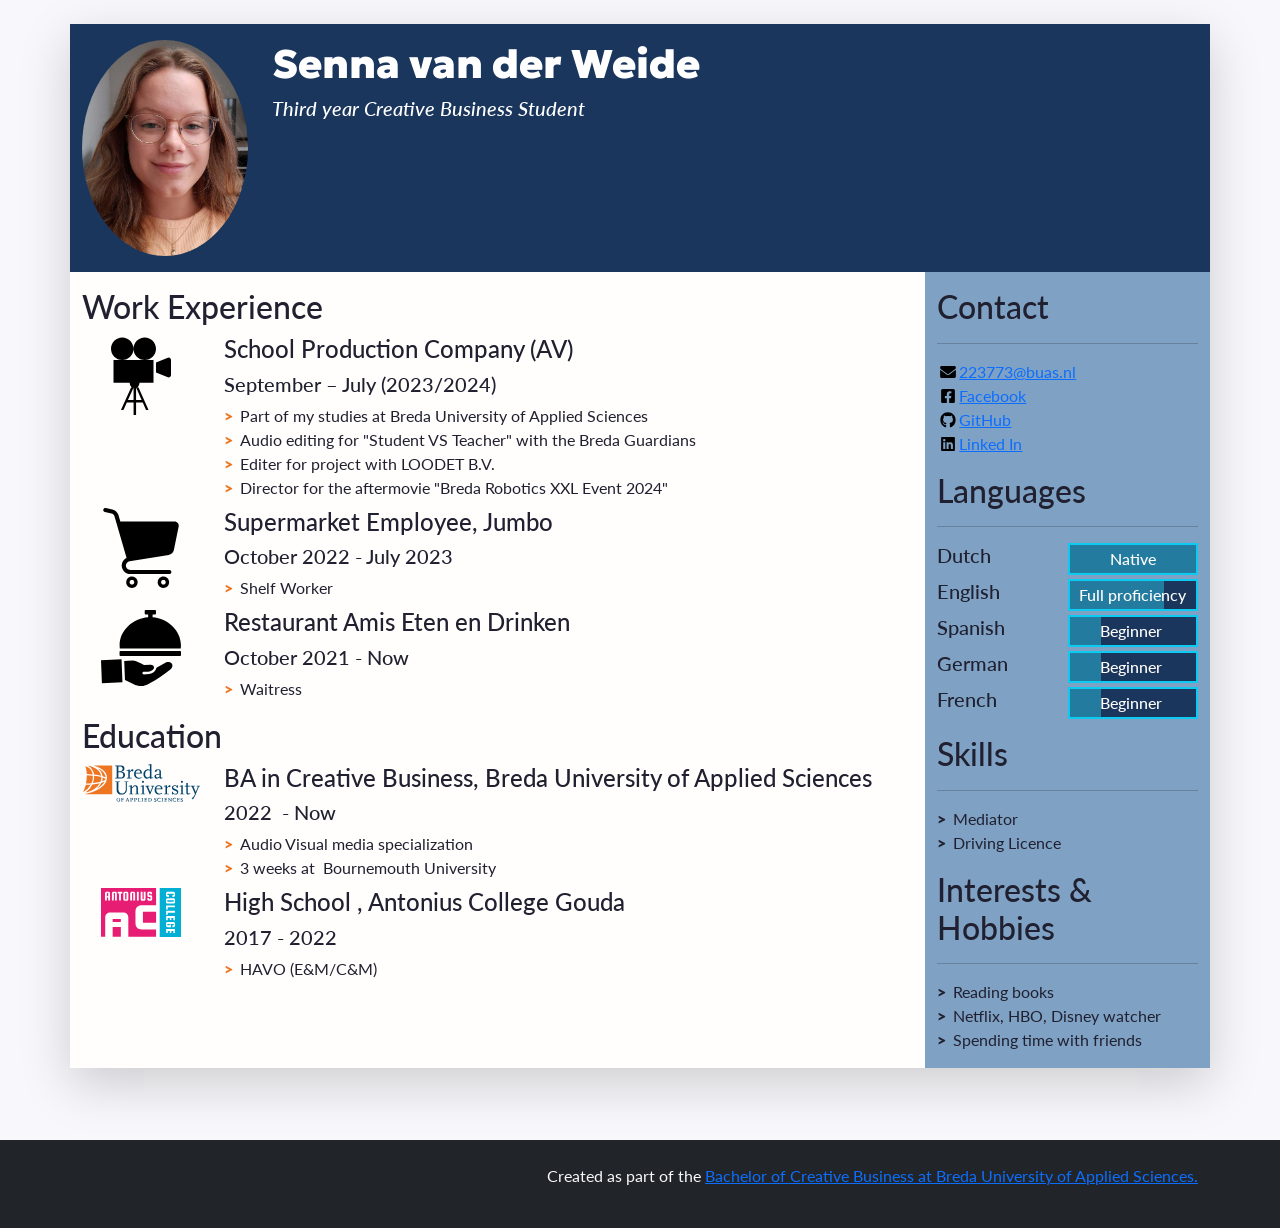
<file: index.html>
<!doctype html>
<html class="h-100" lang="en">
  
  <!-- An HTML document always starts with a "head", i.e. information about the page that isn't directly visible -->
  <head>
    <meta charset="utf-8">
    <meta name="viewport" content="width=device-width, initial-scale=1, shrink-to-fit=no">

    <!-- Links to the CSS styles from Bootstrap. -->
    <!-- -->
    <link href="https://cdn.jsdelivr.net/npm/bootstrap@5.2.3/dist/css/bootstrap.min.css" rel="stylesheet" integrity="sha384-rbsA2VBKQhggwzxH7pPCaAqO46MgnOM80zW1RWuH61DGLwZJEdK2Kadq2F9CUG65" crossorigin="anonymous">
    <!-- -->

    <!-- Links to our additional CSS styles -->
    <link rel="stylesheet" href="css/styles.css">
	<link rel="preconnect" href="https://fonts.googleapis.com">
<link rel="preconnect" href="https://fonts.gstatic.com" crossorigin>
<link href="https://fonts.googleapis.com/css2?family=Geologica:wght@900&display=swap" rel="stylesheet">
	  
    <title>Resumé Senna van der Weide</title>
  </head>
  <!-- End of the head -->

  <!-- Start of the body, which contains everything visible on the page -->
  <body class="d-flex flex-column h-100 justify-content-between">

    <!--
      We use a Bootstrap container to align contents.
      The "container" class can be replaced by "container-fluid" to make a full width page.
      The "my-sm-4" class adds a margin (m) vertical (y) at sizes small (-sm-) and above, of 4 x 6 pixels
      The "resume-container" class doesn't come from Bootstrap, you can use it for your own styles
    -->
    <div class="container shadow-lg my-sm-4 resume-container">

      <!--
        <header> is a semantic element: it works exactly like <div>, but it gives information about the role of the code below.
        The "row" class is used for the Bootstrap grid.
      -->
      <header class="row resume-header justify-content-center">
        <!--
          A container to wrap around the portrait and align it. We use Bootstrap grid columns.
          This constrains the portrait to columns of decreasing sizes
        -->
        <div class="portrait-container col-5 col-sm-4 col-md-3 col-lg-2">
          <!--
            "w-100" makes sure the image takes the full width of the column it's in
            "rounded-circle" cuts a circle around the image
          -->
          <img class="w-100 rounded-circle my-3" src="images/Portraits/cvportraitsenna.jpg" alt="Portrait of Firstname Lastname" width="160">
        </div>
        <!--
          A container to wrap around your name and tagline. Full-width at small size, then columns of increasing size.
        -->
        <div class="col-12 col-sm-8 col-md-9 col-lg-10 my-3 header-content">
          <h1 class="geologica-">Senna van der Weide</h1>
          <h5 class="fst-italic tagline">Third year Creative Business Student</h5>
        </div>
      </header>

      <!--
        Another row in the Bootstrap grid, for the rest of the résumé.
        Biography and other details will be on top of each other at sizes XS and S, then next to each other.
        Use the "flex-row-reverse" class here to swap the columns around.
      -->
      <div class="row resume-bottom">

        <!--
          <main> is another semantic element. It will contain biographical info (professional experience and education).
        -->
        <main class="col-md-7 col-lg-8 col-xl-9 resume-main">

          <!--
            <section> is yet another semantic element. The first one is for professional experience.
          -->
          <section class="my-3 biography-section">
            <h2>Work Experience</h2>
            <!--
              Each list item (li) in the unordered list (ul) below will be one job.
              "list-unstyled" is a class that hides the bullet points of a list.
            -->
            <ul class="biography-list list-unstyled">

              <!-- Top item (generally the latest or most relevant) in professional experience -->
              <li class="biography-item row mb-2">
                <!-- We're using a grid inside a grid so we can align logos and text -->
                <div class="logo-container col-3 col-sm-2 col-md-3 col-lg-2">
                  <img class="biography-logo mw-100 d-block mx-auto" src="images/employers/camera2-svg.svg" alt="Company logo" width="80">
                </div>
                <div class="biography-contents col-9 col-sm-10 col-md-9 col-lg-10">
                  <h4>School Production Company (AV)</h4>
                  <h5>September – July (2023/2024)</h5>
                  <!-- Use the list below to talk about your achievements -->
                  <ul class="biography-details list-unstyled">
					<li>Part of my studies at Breda University of Applied Sciences</li>
                    <li>Audio editing for "Student VS Teacher" with the Breda Guardians</li>
                    <li>Editer for project with LOODET B.V.</li>
					<li>Director for the aftermovie "Breda Robotics XXL Event 2024"</li>
					</ul>
                </div>
              </li>

              <!-- 2nd item in professional experience -->
              <li class="biography-item row mb-2">
                <div class="logo-container col-3 col-sm-2 col-md-3 col-lg-2">
                <!-- We're using a grid inside a grid so we can align logos and text -->
                  <img class="biography-logo mw-100 d-block mx-auto" src="images/employers/shopping-cart-svg.svg" alt="Company logo" width="80">
                </div>
                <div class="biography-contents col-9 col-sm-10 col-md-9 col-lg-10">
                  <h4>Supermarket Employee, Jumbo</h4>
                  <h5>October 2022 - July 2023</h5>
					 <ul class="biography-details list-unstyled">
						 <li>Shelf Worker </li>
					</ul>
                  <!-- This entry doesn't have a list of achievements, but you can copy-paste the one from above -->
                </div>
              </li>
 <li class="biography-item row mb-2">
                <div class="logo-container col-3 col-sm-2 col-md-3 col-lg-2">
                <!-- We're using a grid inside a grid so we can align logos and text -->
                  <img class="biography-logo mw-100 d-block mx-auto" src="images/employers/restaurant-waiter-svg.svg" alt="Company logo" width="80">
                </div>
                <div class="biography-contents col-9 col-sm-10 col-md-9 col-lg-10">
                  <h4>Restaurant Amis Eten en Drinken&nbsp;</h4>
                  <h5>October 2021 - Now</h5>
					 <ul class="biography-details list-unstyled">
					   <li>Waitress&nbsp;&nbsp;&nbsp; </li>
				  </ul>
                  <!-- This entry doesn't have a list of achievements, but you can copy-paste the one from above -->
            </div>
              </li>
            </ul>
          </section>

          <!-- We're done with jobs, let's move on to schools -->

          <section class="my-3 biography-section">
            <h2>Education</h2>
            <ul class="biography-list list-unstyled">

              <!-- Top item in education. And by "top", I mean a Bachelor in Creative Business at BUas. -->
              <li class="biography-item row mb-2">
                <div class="logo-container col-3 col-sm-2 col-md-3 col-lg-2">
                  <img class="biography-logo mw-100 d-block mx-auto" src="images/schools/logo-buas.svg" alt="School logo" width="120">
                </div>
                <div class="biography-contents col-9 col-sm-10 col-md-9 col-lg-10">
                  <h4>BA in Creative Business, Breda University of Applied Sciences</h4>
                  <h5>2022&nbsp; - Now</h5>
                  <!-- Use the list below to talk about minors, exchanges, extra-curricular activities. -->
                  <ul class="biography-details list-unstyled">
                    <li>Audio Visual media specialization</li>
                    <li>3 weeks at&nbsp; Bournemouth University</li>
                  </ul>
                </div>
              </li>

              <!-- 2nd item in education -->
              <li class="biography-item row mb-2">
                <div class="logo-container col-3 col-sm-2 col-md-3 col-lg-2">
                  <img class="biography-logo mw-100 d-block mx-auto" src="images/schools/antonius.svg" alt="School logo" width="80">
                </div>
                <div class="biography-contents col-9 col-sm-10 col-md-9 col-lg-10">
                  <h4>High School , Antonius College Gouda</h4>
                  <h5>2017 - 2022</h5>
                  <ul class="biography-details list-unstyled">
                    <li>HAVO (E&amp;M/C&amp;M)&nbsp;&nbsp;&nbsp;</li>
                  </ul>
                </div>
              </li>
            </ul>
          </section>

          <!-- This is the end of the "Education" section -->

        </main>

        <!--
          We're done with the first column.
          We now move on to the column with contact details, languages and other skills
          <aside> is also a semantic element.
        -->
        <aside class="col-md-5 col-lg-4 col-xl-3 resume-aside">

          <!-- The first block will be contact details -->
          <section class="my-3 aside-section">
            <h2>Contact</h2>
			  <hr>
            <!--
              A list of all your contact details.
              There are more icons in the images/icons folder, have a look if you want to add your LinkedIn or TikTok profile.
              Be careful and only put channels through which you really want to be contacted.
              If your phone number is your personal one, you may want to remove it!
            -->
            <ul class="contact-list list-unstyled">
              <li class="contact-item">
                <a class="d-flex align-items-center" href="mailto:223773@buas.nl" target="_blank">
                  <img class="contact-icon" src="images/icons/envelope.svg" alt="Email">
                223773@buas.nl
              </a>
              </li>
              <li class="contact-item">
                <a class="d-flex align-items-center" href="https://www.facebook.com/profile.php?id=100008963672815" target="_blank">
                  <img class="contact-icon" src="images/icons/facebook.svg" alt="Facebook">
                  Facebook
                </a>
              </li>
              <li class="contact-item">
                <a class="d-flex align-items-center" href="https://github.com/Sennavdw" target="_blank">
                  <img class="contact-icon" src="images/icons/github.svg" alt="LinkedIn">
                  GitHub
                </a>
              </li>
              <li class="contact-item">
                <a class="d-flex align-items-center" href="https://www.linkedin.com/in/senna-van-der-weide-1b722a2bb/" target="_blank">
                  <img class="contact-icon" src="images/icons/linkedin.svg" alt="Mobile Phone">
                  Linked In
                </a>
              </li>
            </ul>
          </section>

          <!-- End of contact details, moving on to languages -->

          <section class="my-3 aside-section">
            <h2>Languages</h2>
			  <hr>
            <!-- Each item in the list is a language. Modify, add or remove depending on what you speak -->
            <ul class="language-list list-unstyled">
              <li class="language-item d-flex mb-1">
                <h5 class="language-name w-50">Dutch</h5>
                <div class="language-level w-50 border border-info border-2 position-relative languagebar">
                  <!-- The div below is a progress bar. Choose between w-25, w-50, w-75 and w-100 to show your level of fluency -->
                  <div class="progressbar100"></div>
                  <h6 class="position-absolute w-100 text-center top-0 py-1">Native</h6>
                </div>
              </li>
              <li class="language-item d-flex mb-1">
                <h5 class="language-name w-50">English</h5>
                <div class="language-level w-50 border border-info border-2 position-relative languagebar">
                  <!-- The div below is a progress bar. Choose between w-25, w-50, w-75 and w-100 to show your level of fluency -->
                  <div class="progressbar75"></div>
                  <h6 class="position-absolute w-100 text-center top-0 py-1">Full proficiency</h6>
                </div>
              </li>
              <li class="language-item d-flex mb-1">
                <h5 class="language-name w-50">Spanish</h5>
                <div class="language-level w-50 border border-info border-2 position-relative languagebar">
                  <!-- The div below is a progress bar. Choose between w-25, w-50, w-75 and w-100 to show your level of fluency -->
                  <div class="progressbar25"></div>
                  <h6 class="position-absolute w-100 text-center top-0 py-1">Beginner&nbsp;</h6>
                </div>
			</li>
				<li class="language-item d-flex mb-1">
                <h5 class="language-name w-50">German</h5>
                <div class="language-level w-50 border border-info border-2 position-relative languagebar">
                  <!-- The div below is a progress bar. Choose between w-25, w-50, w-75 and w-100 to show your level of fluency -->
                  <div class="progressbar25"></div>
                  <h6 class="position-absolute w-100 text-center top-0 py-1">Beginner&nbsp;</h6>
                </div>
				</li>
             <li class="language-item d-flex mb-1">
                <h5 class="language-name w-50">French</h5>
                <div class="language-level w-50 border border-info border-2 position-relative languagebar">
                  <!-- The div below is a progress bar. Choose between w-25, w-50, w-75 and w-100 to show your level of fluency -->
                  <div class="progressbar25"></div>
                  <h6 class="position-absolute w-100 text-center top-0 py-1">Beginner&nbsp;</h6>
                </div>
                  <!-- The div below is a progress bar. Choose between w-25, w-50, w-75 and w-100 to show your level of fluency -->
           
              </li>
            </ul>
          </section>

          <!-- End of contact details, moving on to other skills -->

          <section class="my-3 aside-section">
            <h2>Skills</h2>
			  <hr>
            <ul class="skill-list list-unstyled">
              <li class="skill-item">Mediator&nbsp;&nbsp;</li>
              <li class="skill-item">Driving Licence</li>
            </ul>
          </section>

          <!-- End of other skills, moving on to interest and hobbies -->

          <section class="my-3 aside-section">
            <h2>Interests &amp; Hobbies</h2>
			  <hr>
            <ul class="skill-list list-unstyled">
              <li class="skill-item">Reading books&nbsp;</li>
              <li class="skill-item">Netflix, HBO, Disney watcher</li>
			  <li class="skill-item">Spending time with friends</li>
            </ul>
          </section>

        </aside>
      </div>
    </div>

    <!-- And now, a footer! -->
    <footer class="bg-dark mt-sm-5 py-4 text-light">
      <p class="container text-end">
        Created as part of the <a href="https://www.buas.nl/en/programmes/creative-business" target="_blank">Bachelor of Creative Business at Breda University of Applied Sciences.</a>
      </p>
    </footer>

  </body>
</html>
</file>
<file: css/styles.css>
/* Use this file to use your own styles*/

/* Import declaration to use Google Fonts - check https://fonts.google.com/ for details */
@import url('https://fonts.googleapis.com/css2?family=Lato:ital,wght@0,400;0,700;1,400;1,700&display=swap');

/* Styles for the body */

body {
	font-family: Lato, "Open Sans", Roboto, "Segoe UI", "Helvetica Neue", Helvetica, Arial, sans-serif;
	color: #202030;
	background-color: #f8f8fc;
}

/* Styles for custom classes in the document. (There are more, try to find them out!) */

.resume-header {
    background-color: #1B365C;
	color: white
}

.resume-main {
	background-color: #fffefc;
}

.resume-aside {
	background-color: #7EA1C4;
}

/* Styles for lists in the document */

.biography-details li::before, .skill-list li::before {
	content: ">";
	font-weight: 800;
	display: inline-block;
	width: 1em;
	margin-left: -1em;
}

.biography-details li::before {
	color: #EE7623;
}

.biography-details li, .skill-list li {
	padding-left: 1em;
}

/* Styles for contact icons */

.contact-icon {
	height: 1em;
	flex-basis: 1.4em;
}
.languagebar {
	color:#fffefc;
	background-color:#247BA0;
	position: absolute;
	}

.progressbar100 {
	height:100%;
	width:100%;
	background: #247BA0;
	}
.progressbar75 {
	height: 100%;
	width:100%;
	background: linear-gradient(to right, #247BA0 75%, #1B365C 75%);
}
.progressbar50{
	height: 100%;
	width:100%;
	background: linear-gradient(to right, #247BA0 50%, #1B365C 50%);
}
.progressbar25{
	height: 100%;
	width:100%;
	background: linear-gradient(to right,#247BA0 25%, #1B365C 25%);
}
.geologica- {
  font-family: "Geologica", sans-serif;
  font-optical-sizing: auto;
  font-weight: 900;
  font-style: normal;
  font-variation-settings:
    "slnt" 0,
    "CRSV" 0,
    "SHRP" 0;
}
</file>
